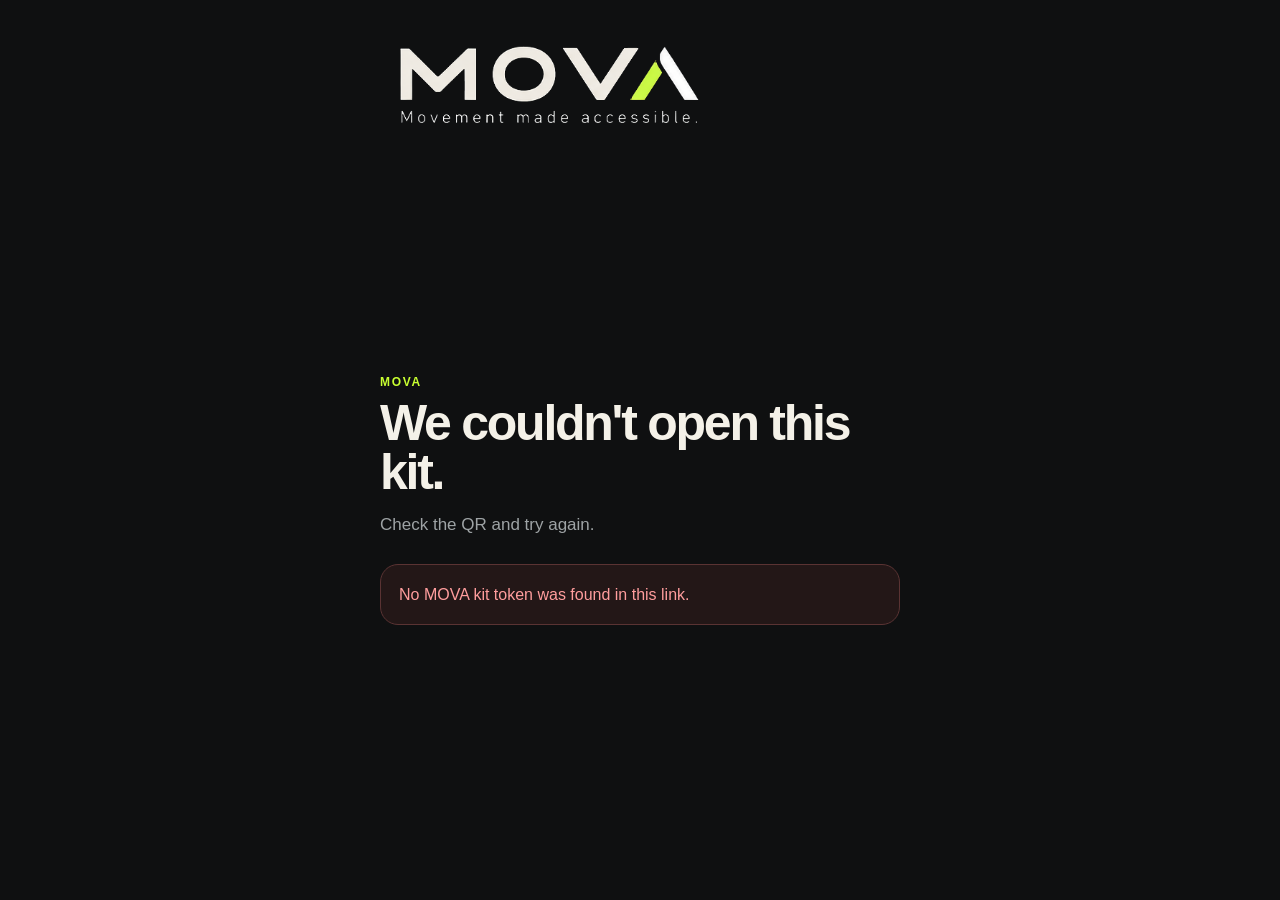
<file: index.html>
<!doctype html>
<html lang="en">
<head>
  <meta charset="utf-8" />
  <meta name="viewport" content="width=device-width, initial-scale=1, viewport-fit=cover" />
  <meta name="theme-color" content="#0F1011" />
  <meta name="color-scheme" content="dark" />
  <meta name="apple-mobile-web-app-capable" content="yes" />
  <meta name="apple-mobile-web-app-status-bar-style" content="black-translucent" />
  <meta name="apple-mobile-web-app-title" content="MOVA" />
  <title>MOVA</title>
  <link rel="manifest" href="manifest.webmanifest" />
  <link rel="icon" href="mova-icon.svg" type="image/svg+xml" />
  <link rel="apple-touch-icon" href="mova-logo.png" />
  <link rel="stylesheet" href="styles.css" />
</head>
<body>
  <div id="network-status" class="network-status" hidden aria-live="polite"></div>
  <main class="shell">
    <header class="brand-header">
      <img src="mova-logo.png" class="brand-logo" alt="MOVA — Movement made accessible." />
    </header>
    <section id="app" class="app" aria-live="polite"></section>
    <footer id="kit-footer" class="kit-footer"></footer>
  </main>
  <script src="app.js" defer></script>
</body>
</html>
</file>
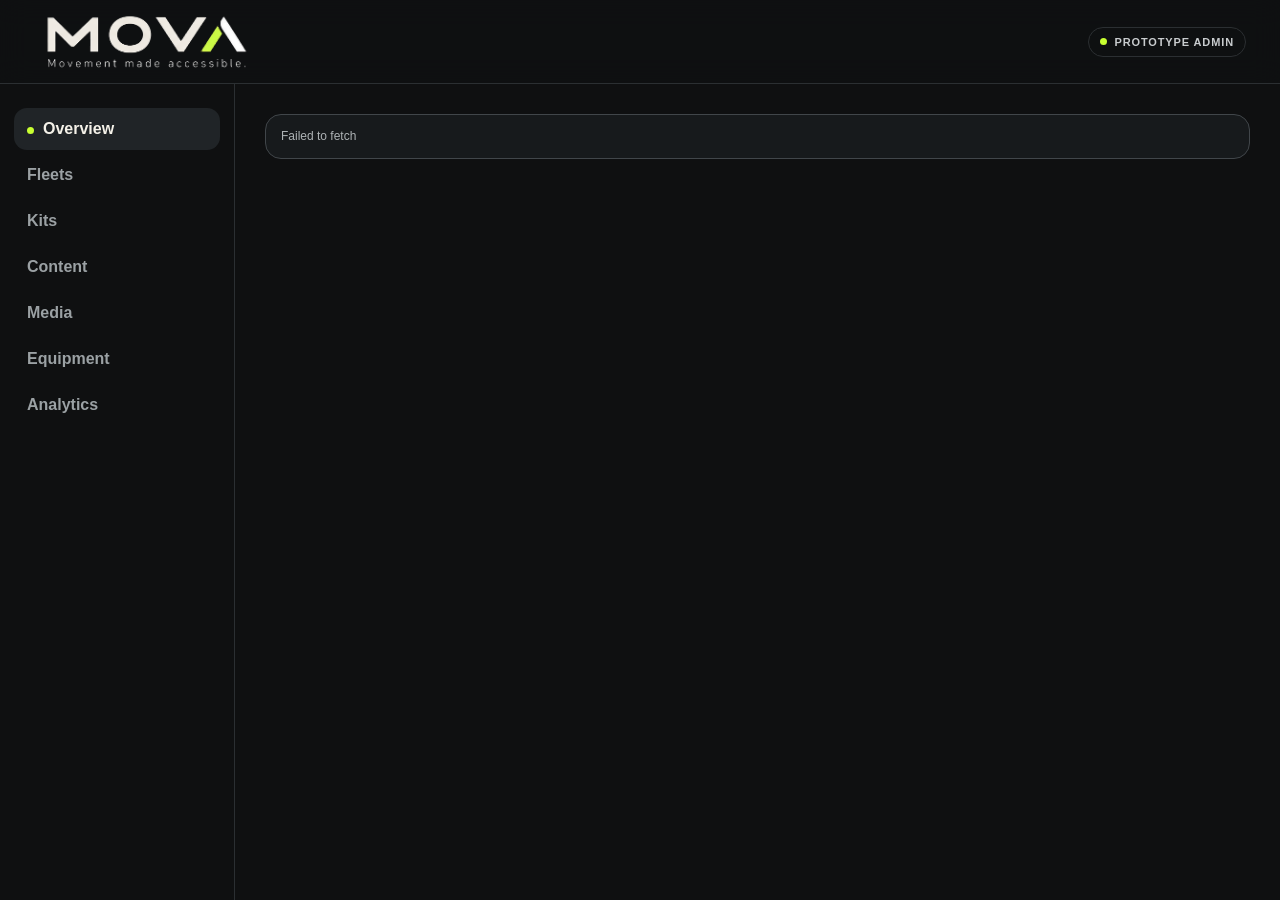
<file: admin.html>
<!doctype html><html lang="en"><head><meta charset="utf-8"><meta name="viewport" content="width=device-width,initial-scale=1,viewport-fit=cover">
<meta name="theme-color" content="#0f1011"><title>MOVA Admin</title><link rel="stylesheet" href="console.css"></head>
<body><div class="page"><header class="topbar"><a href="index.html"><img class="brand-logo" src="mova-logo.png" alt="MOVA"></a>
<div class="top-actions"><span class="chip"><span class="chip-dot"></span>PROTOTYPE ADMIN</span></div></header>
<div class="admin-shell"><aside class="sidebar">
<button class="nav-btn active" data-tab="overview">Overview</button><button class="nav-btn" data-tab="fleets">Fleets</button>
<button class="nav-btn" data-tab="kits">Kits</button><button class="nav-btn" data-tab="content">Content</button>
<button class="nav-btn" data-tab="media">Media</button><button class="nav-btn" data-tab="equipment">Equipment</button><button class="nav-btn" data-tab="analytics">Analytics</button>
</aside><main class="admin-main"><div id="admin-app" class="loading">Loading MOVA Admin…</div></main></div></div>
<script src="admin.js" defer></script></body></html>
</file>
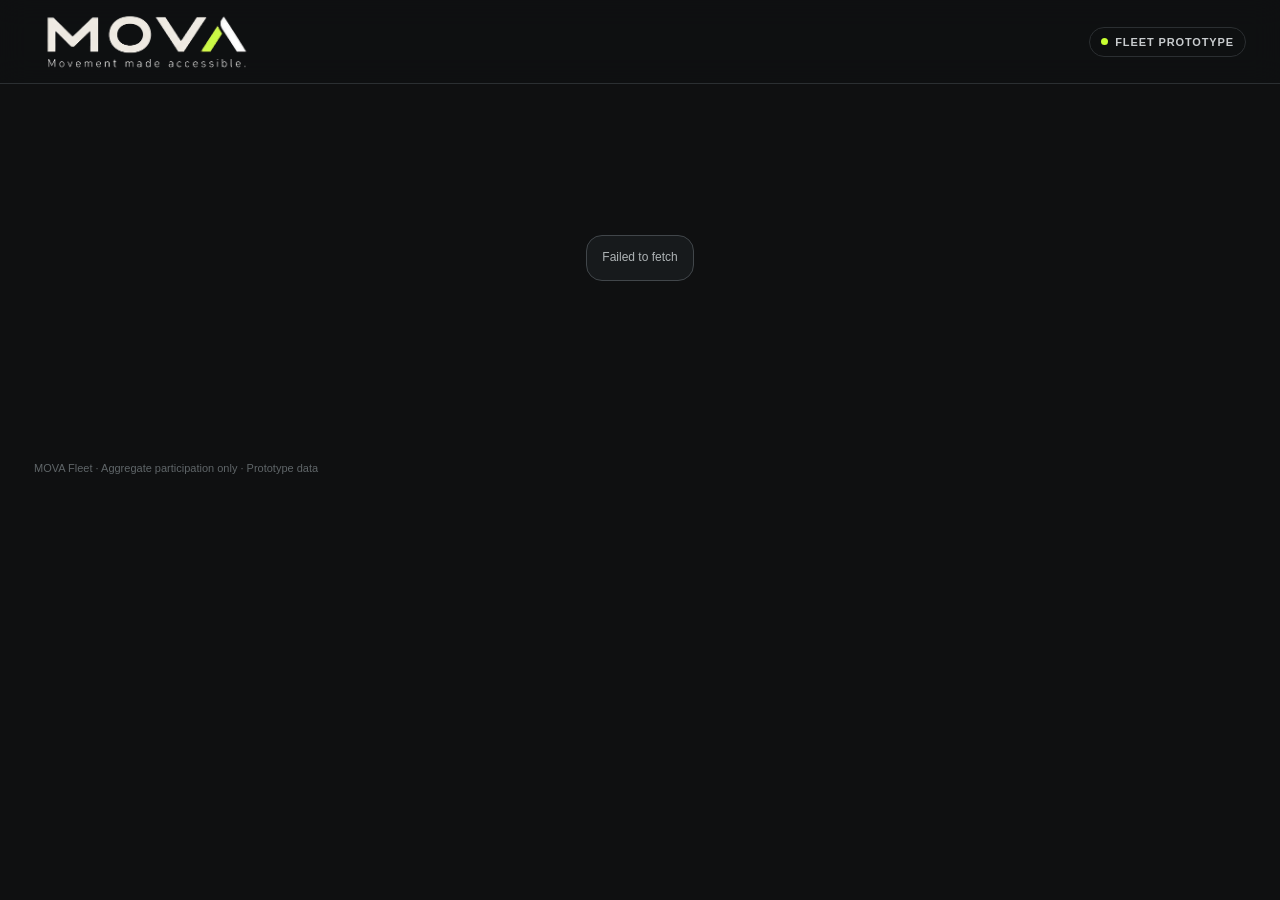
<file: fleet.html>
<!doctype html><html lang="en"><head><meta charset="utf-8"><meta name="viewport" content="width=device-width,initial-scale=1,viewport-fit=cover">
<meta name="theme-color" content="#0f1011"><title>MOVA Fleet</title><link rel="stylesheet" href="console.css"></head>
<body><div class="page"><header class="topbar"><a href="index.html"><img class="brand-logo" src="mova-logo.png" alt="MOVA"></a>
<div class="top-actions"><span class="chip"><span class="chip-dot"></span>FLEET PROTOTYPE</span></div></header>
<main class="layout"><div id="fleet-app" class="loading">Loading MOVA Fleet…</div></main><footer class="footer">MOVA Fleet · Aggregate participation only · Prototype data</footer></div>
<script src="fleet.js" defer></script></body></html>
</file>
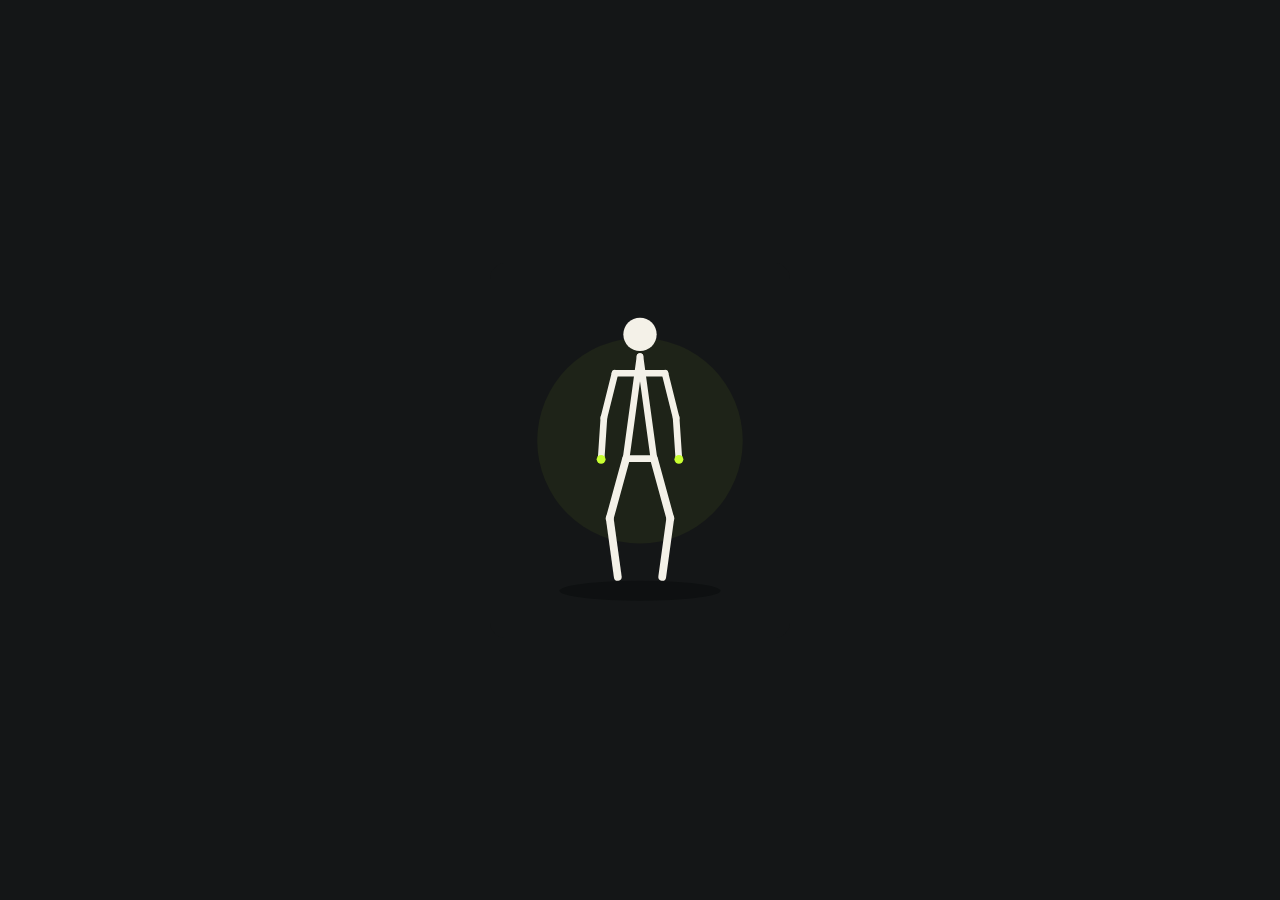
<file: media/motion.html>
<!doctype html>
<html lang="en">
<head>
<meta charset="utf-8">
<meta name="viewport" content="width=device-width,initial-scale=1">
<title>MOVA Motion</title>
<style>
html,body{margin:0;width:100%;height:100%;overflow:hidden;background:#141617}
body{display:grid;place-items:center}
svg{width:100%;height:100%;display:block}
</style>
</head>
<body>
<div id="stage"></div>
<script>
const params=new URLSearchParams(location.search);
const code=(params.get("code")||"BW_SQUAT").toUpperCase();
const easier=(params.get("variant")||"standard")==="easier";
const moves={
BAR_CALF_RAISE:["bar","lower_leg"],BAR_CURL:["bar","curl"],BAR_DEADLIFT:["bar","deadlift"],BAR_FRONT_RAISE:["bar","front_raise"],BAR_HINGE:["bar","hinge"],BAR_HINGE_ROW:["bar","hinge_row"],BAR_ROW:["bar","row"],BAR_SQUAT:["bar","squat"],BAR_SQUAT_CURL:["bar","squat_curl"],
BW_ARM_SWEEP:["bodyweight","arm_sweep"],BW_CALF_RAISE:["bodyweight","lower_leg"],BW_HEEL_TOE_ROCK:["bodyweight","heel_toe"],BW_HINGE:["bodyweight","hinge"],BW_LATERAL_STEP:["bodyweight","lateral_step"],BW_MARCH:["bodyweight","march"],BW_SIDE_REACH:["bodyweight","side_reach"],BW_SPLIT_SHIFT:["bodyweight","split_shift"],BW_SQUAT:["bodyweight","squat"],BW_SQUAT_REACH:["bodyweight","squat_reach"],BW_STEP_BACK:["bodyweight","step_back"],BW_THORACIC_ROTATION:["bodyweight","rotation"],
HB_CALF_RAISE:["handle_band","lower_leg"],HB_CHEST_PRESS:["handle_band","chest_press"],HB_CURL:["handle_band","curl"],HB_FRONT_RAISE:["handle_band","front_raise"],HB_HINGE:["handle_band","hinge"],HB_HINGE_ROW:["handle_band","hinge_row"],HB_REVERSE_FLY:["handle_band","reverse_fly"],HB_ROW:["handle_band","row"],HB_SQUAT:["handle_band","squat"],HB_SQUAT_CURL:["handle_band","squat_curl"],
MINI_CALF_RAISE:["mini_band","lower_leg"],MINI_HINGE:["mini_band","hinge"],MINI_HIP_ABDUCTION:["mini_band","hip_abduction"],MINI_LATERAL_STEP:["mini_band","lateral_step"],MINI_LATERAL_TAP:["mini_band","lateral_tap"],MINI_MARCH:["mini_band","march"],MINI_MONSTER_WALK:["mini_band","monster_walk"],MINI_SQUAT:["mini_band","squat"],MINI_SQUAT_PULSE:["mini_band","squat_pulse"],MINI_SQUAT_SIDE_STEP:["mini_band","squat_side_step"],MINI_STEP_BACK:["mini_band","step_back"],MINI_WIDE_MARCH:["mini_band","wide_march"]
};
const [equipment,type]=moves[code]||["bodyweight","squat"];
const phases=[0,.5,1,.5,0], keyTimes="0;0.25;0.5;0.75;1";
const R=n=>Math.round(n*10)/10;
function pose(type,p,easy){
  const amp=easy?.55:1;p*=amp;
  const j={head:[270,105],neck:[270,145],ls:[225,175],rs:[315,175],le:[205,255],re:[335,255],lw:[200,330],rw:[340,330],lh:[245,320],rh:[295,320],lk:[240,445],rk:[300,445],la:[230,565],ra:[310,565]};
  const shift=(dx,dy,keys=Object.keys(j))=>keys.forEach(k=>{j[k]=[j[k][0]+dx,j[k][1]+dy]});
  const set=(k,x,y)=>j[k]=[x,y];

  if(type==="squat"||type==="squat_pulse"){
    const d=(type==="squat_pulse"?55:95)*p;
    shift(0,d*.55,["head","neck","ls","rs","le","re","lw","rw"]);
    shift(0,d*.75,["lh","rh"]);set("lk",220-10*p,445+d*.34);set("rk",320+10*p,445+d*.34);
  }else if(type==="hinge"||type==="deadlift"){
    const d=(type==="deadlift"?70:60)*p;
    shift(35*p,d*.55,["head","neck","ls","rs","le","re","lw","rw"]);
    shift(10*p,12*p,["lh","rh"]);set("lk",238,445+18*p);set("rk",302,445+18*p);
  }else if(type==="row"){
    shift(28*p,42*p,["head","neck","ls","rs","lh","rh"]);
    set("le",220,245-35*p);set("re",320,245-35*p);set("lw",230,330-110*p);set("rw",310,330-110*p);
  }else if(type==="hinge_row"){
    shift(30*p,40*p,["head","neck","ls","rs","lh","rh"]);
    set("le",220,255-30*p);set("re",320,255-30*p);set("lw",230,330-95*p);set("rw",310,330-95*p);
  }else if(type==="curl"){
    set("le",215,260);set("re",325,260);set("lw",205+35*p,330-120*p);set("rw",335-35*p,330-120*p);
  }else if(type==="front_raise"){
    set("le",215,250-35*p);set("re",325,250-35*p);set("lw",205+30*p,330-150*p);set("rw",335-30*p,330-150*p);
  }else if(type==="lower_leg"){
    shift(0,-24*p,["head","neck","ls","rs","le","re","lw","rw","lh","rh","lk","rk"]);
  }else if(type==="heel_toe"){
    shift(16*p,-6*p,["head","neck","ls","rs","le","re","lw","rw","lh","rh","lk","rk"]);
  }else if(type==="chest_press"){
    set("le",225-20*p,235);set("re",315+20*p,235);set("lw",250-95*p,215-15*p);set("rw",290+95*p,215-15*p);
  }else if(type==="reverse_fly"){
    set("le",245-55*p,255-35*p);set("re",295+55*p,255-35*p);set("lw",255-125*p,310-115*p);set("rw",285+125*p,310-115*p);
  }else if(type==="lateral_step"||type==="lateral_tap"){
    const d=(type==="lateral_step"?55:35)*p;set("ra",310+d,565);set("rk",300+d*.65,445);set("rh",295+d*.25,320);shift(d*.12,0,["head","neck","ls","rs","le","re","lw","rw","lh"]);
  }else if(type==="hip_abduction"){
    set("ra",310+75*p,555-15*p);set("rk",300+55*p,445-8*p);set("rh",295+12*p,320);
  }else if(type==="march"||type==="wide_march"){
    const q=p<=.5?p*2:(1-p)*2, side=p>.5?1:-1;
    if(side<0){set("lk",230,445-95*q);set("la",245,565-165*q)}else{set("rk",310,445-95*q);set("ra",295,565-165*q)}
    if(type==="wide_march"){set("la",j.la[0]-18,j.la[1]);set("ra",j.ra[0]+18,j.ra[1])}
  }else if(type==="monster_walk"){
    set("la",230-35*p,565-18*p);set("ra",310+35*p,565+8*p);shift(12*p,0,["head","neck","ls","rs","le","re","lw","rw","lh","rh"]);
  }else if(type==="step_back"){
    set("ra",310+35*p,565);set("rk",300+18*p,445);set("rh",295+5*p,320);
  }else if(type==="squat_side_step"){
    const d=70*p;shift(0,55*p,["head","neck","ls","rs","le","re","lw","rw"]);shift(0,65*p,["lh","rh"]);
    set("la",230-d*.35,565);set("ra",310+d,565);set("lk",230-d*.15,465);set("rk",315+d*.55,465);
  }else if(type==="arm_sweep"){
    set("le",210-40*p,255-75*p);set("re",330+40*p,255-75*p);set("lw",200-75*p,330-190*p);set("rw",340+75*p,330-190*p);
  }else if(type==="side_reach"){
    const d=45*p;shift(-d*.5,d*.15,["head","neck","ls","rs"]);
    set("le",205-d*.45,255+d*.55);set("lw",195-d*.75,330+d);set("re",335-d*.1,255-d*.4);set("rw",340-d*.2,330-d*.85);
  }else if(type==="rotation"){
    const d=40*p;set("ls",225+d,175);set("rs",315-d,175);set("le",225+d,245);set("re",315-d,245);set("lw",245+d,285);set("rw",295-d,285);
  }else if(type==="split_shift"){
    set("la",215,565);set("ra",335,565);set("lk",235-10*p,445+35*p);set("rk",305+10*p,445-15*p);shift(-12*p,12*p,["head","neck","ls","rs","le","re","lw","rw","lh","rh"]);
  }else if(type==="squat_reach"){
    const d=90*p;shift(0,d*.55,["head","neck","ls","rs"]);shift(0,d*.72,["lh","rh"]);set("lk",220,445+d*.3);set("rk",320,445+d*.3);
    set("le",225,235);set("re",315,235);set("lw",255,220);set("rw",285,220);
  }else if(type==="squat_curl"){
    const d=85*p;shift(0,d*.55,["head","neck","ls","rs"]);shift(0,d*.72,["lh","rh"]);set("lk",220,445+d*.3);set("rk",320,445+d*.3);
    set("le",215,260);set("re",325,260);set("lw",205+30*p,330-105*p);set("rw",335-30*p,330-105*p);
  }
  return j;
}
const frames=phases.map(p=>pose(type,p,easier));
const vals=(key,axis)=>frames.map(f=>R(f[key][axis])).join(";");
const anim=(attr,values)=>'<animate attributeName="'+attr+'" values="'+values+'" keyTimes="'+keyTimes+'" dur="5.4s" repeatCount="indefinite" calcMode="spline" keySplines=".42 0 .58 1;.42 0 .58 1;.42 0 .58 1;.42 0 .58 1"/>';
const line=(a,b,w=12,stroke="#F4F1E8")=>'<line x1="'+frames[0][a][0]+'" y1="'+frames[0][a][1]+'" x2="'+frames[0][b][0]+'" y2="'+frames[0][b][1]+'" stroke="'+stroke+'" stroke-width="'+w+'" stroke-linecap="round">'+anim("x1",vals(a,0))+anim("y1",vals(a,1))+anim("x2",vals(b,0))+anim("y2",vals(b,1))+'</line>';
const circle=(k,r,fill="#F4F1E8")=>'<circle cx="'+frames[0][k][0]+'" cy="'+frames[0][k][1]+'" r="'+r+'" fill="'+fill+'">'+anim("cx",vals(k,0))+anim("cy",vals(k,1))+'</circle>';
function equipmentSvg(){
  if(equipment==="bar"){
    const yOff=(type==="squat"||type==="squat_curl")?-85:0;
    const xl=frames.map(f=>R(f.lw[0]-25)).join(";"),xr=frames.map(f=>R(f.rw[0]+25)).join(";");
    const yl=frames.map(f=>R(f.lw[1]+yOff)).join(";"),yr=frames.map(f=>R(f.rw[1]+yOff)).join(";");
    return '<line x1="'+(frames[0].lw[0]-25)+'" y1="'+(frames[0].lw[1]+yOff)+'" x2="'+(frames[0].rw[0]+25)+'" y2="'+(frames[0].rw[1]+yOff)+'" stroke="#C8FF31" stroke-width="16" stroke-linecap="round">'+anim("x1",xl)+anim("y1",yl)+anim("x2",xr)+anim("y2",yr)+'</line>';
  }
  if(equipment==="handle_band"){
    return '<line x1="'+frames[0].la[0]+'" y1="'+frames[0].la[1]+'" x2="'+frames[0].lw[0]+'" y2="'+frames[0].lw[1]+'" stroke="#C8FF31" stroke-width="8" stroke-linecap="round" opacity=".92">'+anim("x1",vals("la",0))+anim("y1",vals("la",1))+anim("x2",vals("lw",0))+anim("y2",vals("lw",1))+'</line>'+
    '<line x1="'+frames[0].ra[0]+'" y1="'+frames[0].ra[1]+'" x2="'+frames[0].rw[0]+'" y2="'+frames[0].rw[1]+'" stroke="#C8FF31" stroke-width="8" stroke-linecap="round" opacity=".92">'+anim("x1",vals("ra",0))+anim("y1",vals("ra",1))+anim("x2",vals("rw",0))+anim("y2",vals("rw",1))+'</line>';
  }
  if(equipment==="mini_band"){
    const yL=frames.map(f=>R(f.lk[1]-22)).join(";"), yR=frames.map(f=>R(f.rk[1]-22)).join(";");
    return '<line x1="'+frames[0].lk[0]+'" y1="'+(frames[0].lk[1]-22)+'" x2="'+frames[0].rk[0]+'" y2="'+(frames[0].rk[1]-22)+'" stroke="#C8FF31" stroke-width="12" stroke-linecap="round">'+anim("x1",vals("lk",0))+anim("y1",yL)+anim("x2",vals("rk",0))+anim("y2",yR)+'</line>';
  }
  return "";
}
const svg='<svg xmlns="http://www.w3.org/2000/svg" viewBox="0 0 540 675" preserveAspectRatio="xMidYMid meet">'+
'<rect width="540" height="675" rx="28" fill="#141617"/><ellipse cx="270" cy="590" rx="145" ry="18" fill="#0B0D0E" opacity=".62"/>'+
'<circle cx="270" cy="320" r="185" fill="#C8FF31" opacity=".055"/>'+
line("neck","lh")+line("neck","rh")+line("ls","rs")+line("ls","le")+line("le","lw")+line("rs","re")+line("re","rw")+line("lh","rh")+
line("lh","lk",14)+line("lk","la",14)+line("rh","rk",14)+line("rk","ra",14)+circle("head",30)+circle("lw",8,"#C8FF31")+circle("rw",8,"#C8FF31")+equipmentSvg()+
'</svg>';
document.getElementById("stage").innerHTML=svg;
</script>
</body>
</html>
</file>
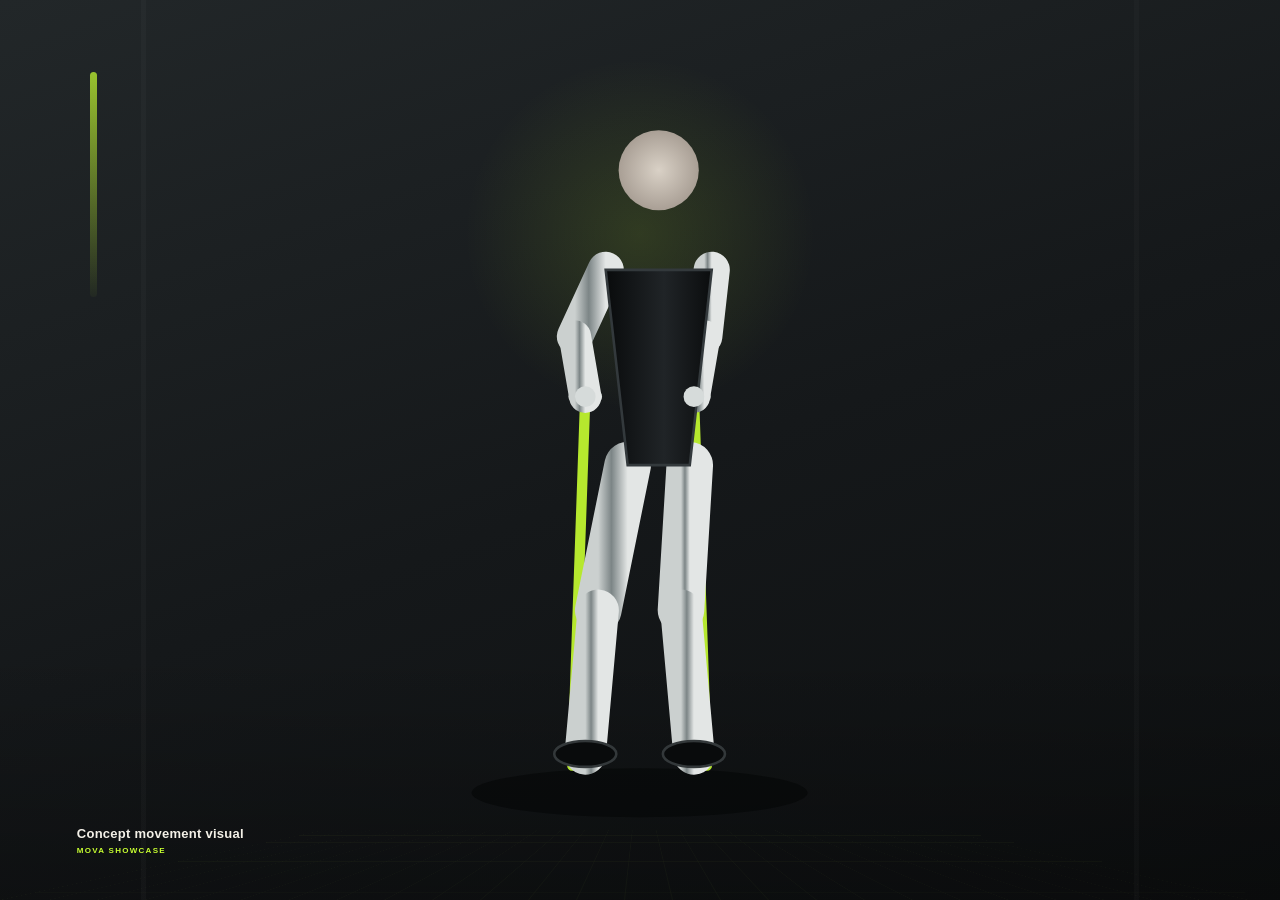
<file: media/showcase.html>
<!doctype html>
<html lang="en">
<head>
<meta charset="utf-8">
<meta name="viewport" content="width=device-width,initial-scale=1">
<title>MOVA Showcase</title>
<style>
:root{--bg:#111315;--panel:#171A1C;--line:#2B3033;--text:#F4F1E8;--lime:#C8FF31}
*{box-sizing:border-box}
html,body{margin:0;width:100%;height:100%;overflow:hidden;background:var(--bg);font-family:Inter,-apple-system,BlinkMacSystemFont,"Segoe UI",sans-serif}
body{display:grid;place-items:center}
.frame{position:relative;width:100%;height:100%;overflow:hidden;background:
radial-gradient(circle at 50% 26%,rgba(200,255,49,.13),transparent 19%),
linear-gradient(160deg,#222729 0%,#15181A 52%,#0D0F10 100%)}
.frame:before{content:"";position:absolute;inset:0;background:
linear-gradient(90deg,transparent 0 11%,rgba(255,255,255,.025) 11% 11.4%,transparent 11.4% 88.6%,rgba(255,255,255,.02) 88.6% 89%,transparent 89%),
linear-gradient(0deg,rgba(0,0,0,.25),transparent 28%);pointer-events:none}
.grid{position:absolute;inset:auto 0 0;height:34%;opacity:.13;background-image:
linear-gradient(rgba(200,255,49,.25) 1px,transparent 1px),
linear-gradient(90deg,rgba(200,255,49,.2) 1px,transparent 1px);background-size:48px 48px;transform:perspective(260px) rotateX(62deg);transform-origin:bottom}
.accent{position:absolute;left:7%;top:8%;width:7px;height:25%;border-radius:999px;background:linear-gradient(var(--lime),rgba(200,255,49,.05));opacity:.72}
.label{position:absolute;left:6%;bottom:5%;z-index:5}
.label strong{display:block;color:var(--text);font-size:13px;letter-spacing:.02em}
.label span{display:block;margin-top:5px;color:var(--lime);font-size:8px;font-weight:900;letter-spacing:.16em}
svg{position:absolute;inset:1% 3% 2%;width:94%;height:97%;overflow:visible}
.shadow{fill:#050607;opacity:.55}
.body-light{stroke:url(#limb);stroke-linecap:round;fill:none}
.joint{fill:#D6DBDA}
.head{fill:url(#skin)}
.torso{fill:url(#shirt);stroke:#33393C;stroke-width:2}
.short{fill:#101315;stroke:#31373A;stroke-width:2}
.shoe{fill:#090B0C;stroke:#33383A;stroke-width:2}
.band{stroke:var(--lime);stroke-width:8;stroke-linecap:round;fill:none;opacity:.9}
.handle{stroke:#D9DEDC;stroke-width:10;stroke-linecap:round}
</style>
</head>
<body>
<div class="frame">
  <div class="grid"></div>
  <div class="accent"></div>
  <div class="label"><strong>Concept movement visual</strong><span>MOVA SHOWCASE</span></div>
  <svg viewBox="0 0 540 675" role="img" aria-label="MOVA concept exercise presenter">
    <defs>
      <linearGradient id="shirt" x1="0" x2="1"><stop stop-color="#090B0C"/><stop offset=".55" stop-color="#202427"/><stop offset="1" stop-color="#0B0D0E"/></linearGradient>
      <linearGradient id="limb" x1="0" x2="1"><stop stop-color="#CBD0CF"/><stop offset=".45" stop-color="#7C8586"/><stop offset="1" stop-color="#E3E6E5"/></linearGradient>
      <radialGradient id="skin"><stop stop-color="#D9D1C6"/><stop offset="1" stop-color="#A99F95"/></radialGradient>
    </defs>
    <ellipse class="shadow" cx="270" cy="606" rx="130" ry="19"/>
    <g id="equipment"></g>
    <g id="figure"></g>
  </svg>
</div>
<script>
const p=new URLSearchParams(location.search);
const move=(p.get("move")||"row").toLowerCase();
const easy=(p.get("variant")||"standard")==="easier";
const phases=[0,.5,1,.5,0], times="0;0.25;0.5;0.75;1";
const R=n=>Math.round(n*10)/10;

function pose(type,t){
  const a=easy?.58:1;
  t*=a;
  const j={
    head:[270,104],neck:[270,150],ls:[229,181],rs:[311,181],
    le:[210,268],re:[330,268],lw:[205,351],rw:[335,351],
    lh:[246,332],rh:[294,332],lk:[239,458],rk:[301,458],
    la:[228,576],ra:[312,576]
  };
  const shift=(dx,dy,keys)=>keys.forEach(k=>j[k]=[j[k][0]+dx,j[k][1]+dy]);
  const set=(k,x,y)=>j[k]=[x,y];

  if(type==="squat"){
    const d=92*t;
    shift(0,d*.52,["head","neck","ls","rs","le","re","lw","rw"]);
    shift(0,d*.70,["lh","rh"]);
    set("lk",220-7*t,458+d*.30); set("rk",320+7*t,458+d*.30);
    set("lw",212,348-d*.12); set("rw",328,348-d*.12);
  } else if(type==="row"){
    shift(30*t,42*t,["head","neck","ls","rs","lh","rh"]);
    set("le",220,267-28*t); set("re",320,267-28*t);
    set("lw",228,350-102*t); set("rw",312,350-102*t);
    set("lk",238,458+14*t); set("rk",302,458+14*t);
  } else if(type==="curl"){
    set("le",214,270); set("re",326,270);
    set("lw",205+34*t,350-122*t); set("rw",335-34*t,350-122*t);
  } else if(type==="chest_press"){
    set("le",226-16*t,260-18*t); set("re",314+16*t,260-18*t);
    set("lw",230-92*t,282-35*t); set("rw",310+92*t,282-35*t);
  }
  return j;
}

const frames=phases.map(x=>pose(move,x));
const vals=(k,a)=>frames.map(f=>R(f[k][a])).join(";");
const anim=(attr,v)=>'<animate attributeName="'+attr+'" values="'+v+'" keyTimes="'+times+'" dur="4.6s" repeatCount="indefinite" calcMode="spline" keySplines=".42 0 .58 1;.42 0 .58 1;.42 0 .58 1;.42 0 .58 1"/>';

function line(a,b,w){
  const f=frames[0];
  return '<line class="body-light" x1="'+f[a][0]+'" y1="'+f[a][1]+'" x2="'+f[b][0]+'" y2="'+f[b][1]+'" stroke-width="'+w+'">'+
    anim("x1",vals(a,0))+anim("y1",vals(a,1))+anim("x2",vals(b,0))+anim("y2",vals(b,1))+'</line>';
}
function circle(k,r,cls="joint"){
  const f=frames[0];
  return '<circle class="'+cls+'" cx="'+f[k][0]+'" cy="'+f[k][1]+'" r="'+r+'">'+anim("cx",vals(k,0))+anim("cy",vals(k,1))+'</circle>';
}
function quad(a,b,c,d,cls){
  const first=frames[0];
  const pointStrings=frames.map(f=>[a,b,c,d].map(k=>f[k][0]+","+f[k][1]).join(" ")).join(";");
  return '<polygon class="'+cls+'" points="'+[a,b,c,d].map(k=>first[k][0]+","+first[k][1]).join(" ")+'">'+anim("points",pointStrings)+'</polygon>';
}

function equipment(){
  const f=frames[0];
  const leftAnchor=move==="chest_press"?[175,310]:[218,585];
  const rightAnchor=move==="chest_press"?[365,310]:[322,585];
  const leftA=frames.map(()=>leftAnchor[0]).join(";"), leftB=frames.map(()=>leftAnchor[1]).join(";");
  const rightA=frames.map(()=>rightAnchor[0]).join(";"), rightB=frames.map(()=>rightAnchor[1]).join(";");
  return '<line class="band" x1="'+leftAnchor[0]+'" y1="'+leftAnchor[1]+'" x2="'+f.lw[0]+'" y2="'+f.lw[1]+'">'+
    anim("x1",leftA)+anim("y1",leftB)+anim("x2",vals("lw",0))+anim("y2",vals("lw",1))+'</line>'+
    '<line class="band" x1="'+rightAnchor[0]+'" y1="'+rightAnchor[1]+'" x2="'+f.rw[0]+'" y2="'+f.rw[1]+'">'+
    anim("x1",rightA)+anim("y1",rightB)+anim("x2",vals("rw",0))+anim("y2",vals("rw",1))+'</line>'+
    '<line class="handle" x1="'+(f.lw[0]-8)+'" y1="'+f.lw[1]+'" x2="'+(f.lw[0]+8)+'" y2="'+f.lw[1]+'">'+anim("x1",frames.map(v=>R(v.lw[0]-8)).join(";"))+anim("y1",vals("lw",1))+anim("x2",frames.map(v=>R(v.lw[0]+8)).join(";"))+anim("y2",vals("lw",1))+'</line>'+
    '<line class="handle" x1="'+(f.rw[0]-8)+'" y1="'+f.rw[1]+'" x2="'+(f.rw[0]+8)+'" y2="'+f.rw[1]+'">'+anim("x1",frames.map(v=>R(v.rw[0]-8)).join(";"))+anim("y1",vals("rw",1))+anim("x2",frames.map(v=>R(v.rw[0]+8)).join(";"))+anim("y2",vals("rw",1))+'</line>';
}

const fig =
  line("ls","le",28)+line("le","lw",25)+line("rs","re",28)+line("re","rw",25)+
  line("lh","lk",36)+line("lk","la",32)+line("rh","rk",36)+line("rk","ra",32)+
  quad("ls","rs","rh","lh","torso")+
  circle("head",31,"head")+circle("lw",8)+circle("rw",8)+
  '<ellipse class="shoe" cx="'+frames[0].la[0]+'" cy="'+frames[0].la[1]+'" rx="24" ry="10">'+anim("cx",vals("la",0))+anim("cy",vals("la",1))+'</ellipse>'+
  '<ellipse class="shoe" cx="'+frames[0].ra[0]+'" cy="'+frames[0].ra[1]+'" rx="24" ry="10">'+anim("cx",vals("ra",0))+anim("cy",vals("ra",1))+'</ellipse>';

document.getElementById("figure").innerHTML=fig;
document.getElementById("equipment").innerHTML=equipment();
</script>
</body>
</html>
</file>
<file: styles.css>
:root {
  --bg: #0F1011;
  --panel: #17191B;
  --panel-2: #1C1F21;
  --text: #F4F1E8;
  --muted: #9EA3A5;
  --line: #2B2F32;
  --lime: #C8FF31;
  --danger: #FF9D9D;
}
* { box-sizing: border-box; }
html { background: var(--bg); }
body {
  margin: 0;
  min-height: 100vh;
  background: var(--bg);
  color: var(--text);
  font-family: Inter, -apple-system, BlinkMacSystemFont, "Segoe UI", Roboto, Helvetica, Arial, sans-serif;
  -webkit-font-smoothing: antialiased;
}
button { font: inherit; }
button:disabled { opacity: .42; cursor: default; }
.shell {
  width: min(100%, 560px);
  min-height: 100dvh;
  margin: 0 auto;
  padding: max(24px, env(safe-area-inset-top)) 20px max(24px, env(safe-area-inset-bottom));
  display: flex;
  flex-direction: column;
}
.brand-header { padding: 4px 0 20px; transition: padding .2s ease; }
.brand-logo {
  display: block;
  width: min(330px, 78vw);
  height: auto;
  transition: width .2s ease;
}
.session-mode .brand-header { padding-bottom: 8px; }
.session-mode .brand-logo { width: min(215px, 54vw); }
.app {
  flex: 1;
  display: flex;
  flex-direction: column;
  justify-content: center;
  padding: 12px 0 22px;
}
.session-mode .app { justify-content: flex-start; padding-top: 6px; }
.eyebrow {
  margin-bottom: 10px;
  color: var(--lime);
  font-size: 12px;
  font-weight: 800;
  letter-spacing: .14em;
  text-transform: uppercase;
}
h1 {
  margin: 0;
  font-size: clamp(34px, 9vw, 50px);
  line-height: .98;
  letter-spacing: -.045em;
  max-width: 500px;
}
.lead {
  margin: 16px 0 26px;
  color: var(--muted);
  font-size: 17px;
  line-height: 1.45;
  max-width: 440px;
}
.safety {
  display: inline-flex;
  align-items: center;
  gap: 8px;
  margin-bottom: 20px;
  color: #D7DADC;
  font-size: 13px;
  font-weight: 650;
}
.safety-dot {
  width: 8px;
  height: 8px;
  border-radius: 50%;
  background: var(--lime);
  flex: 0 0 auto;
}
.time-grid {
  display: grid;
  grid-template-columns: repeat(3, 1fr);
  gap: 11px;
}
.time-btn,.goal-btn,.primary-btn,.secondary-btn,.feedback-btn {
  border: 1px solid var(--line);
  border-radius: 20px;
  color: var(--text);
  background: var(--panel);
  cursor: pointer;
  transition: transform .12s ease, border-color .12s ease, background .12s ease;
  -webkit-tap-highlight-color: transparent;
}
.time-btn:active,.goal-btn:active,.primary-btn:active,.secondary-btn:active,.feedback-btn:active {
  transform: scale(.985);
}
.time-btn {
  min-height: 126px;
  padding: 18px 8px;
  font-size: 40px;
  font-weight: 850;
  letter-spacing: -.04em;
}
.time-btn span {
  display: block;
  margin-top: 5px;
  color: var(--muted);
  font-size: 11px;
  font-weight: 750;
  letter-spacing: .12em;
}
.time-btn.recommended {
  border-color: var(--lime);
  box-shadow: inset 0 0 0 1px var(--lime);
}
.goal-list { display: grid; gap: 11px; }
.goal-btn {
  min-height: 76px;
  padding: 0 18px;
  display: flex;
  align-items: center;
  justify-content: space-between;
  text-align: left;
  font-size: 18px;
  font-weight: 780;
}
.goal-copy small {
  display: block;
  margin-top: 4px;
  color: var(--muted);
  font-size: 12px;
  font-weight: 500;
}
.goal-arrow { color: var(--lime); font-size: 28px; font-weight: 400; }
.card {
  margin: 8px 0 18px;
  padding: 22px;
  border: 1px solid var(--line);
  border-radius: 24px;
  background: linear-gradient(180deg, var(--panel-2), #141617);
}
.card-label {
  color: var(--lime);
  font-size: 11px;
  font-weight: 850;
  letter-spacing: .14em;
  text-transform: uppercase;
}
.equipment-name {
  margin-top: 11px;
  font-size: 31px;
  line-height: 1.05;
  font-weight: 850;
  letter-spacing: -.035em;
}
.session-title { margin-top: 7px; color: #D7D9DA; font-size: 16px; }
.session-meta {
  margin-top: 16px;
  display: flex;
  gap: 8px;
  flex-wrap: wrap;
}
.pill {
  padding: 8px 10px;
  border-radius: 999px;
  background: #111314;
  border: 1px solid var(--line);
  color: #B7BBBD;
  font-size: 11px;
  font-weight: 700;
}
.action-stack { display: grid; gap: 10px; }
.primary-btn, .secondary-btn {
  min-height: 62px;
  padding: 0 18px;
  font-size: 17px;
  font-weight: 850;
}
.primary-btn {
  color: #0D0E0F;
  background: var(--lime);
  border-color: var(--lime);
}
.secondary-btn { background: transparent; }
.loader-wrap {
  display: grid;
  place-items: center;
  gap: 16px;
  min-height: 260px;
  color: var(--muted);
}
.loader {
  width: 34px;
  height: 34px;
  border: 4px solid #303437;
  border-top-color: var(--lime);
  border-radius: 50%;
  animation: spin .8s linear infinite;
}
@keyframes spin { to { transform: rotate(360deg); } }
.error-box {
  padding: 18px;
  border: 1px solid #5A3333;
  border-radius: 18px;
  background: #231717;
  color: var(--danger);
  line-height: 1.45;
}

/* Session player */
.player {
  display: grid;
  gap: 14px;
  padding-bottom: 6px;
}
.player-top {
  display: flex;
  align-items: center;
  justify-content: space-between;
  color: var(--muted);
  font-size: 12px;
  font-weight: 750;
  letter-spacing: .04em;
  min-height: 20px;
}
.progress {
  height: 5px;
  border-radius: 999px;
  background: #292D30;
  overflow: hidden;
}
.progress > div {
  height: 100%;
  width: 0;
  background: var(--lime);
  border-radius: inherit;
  transition: width .35s linear;
}
.player-stage {
  aspect-ratio: 4 / 5;
  max-height: 54dvh;
  min-height: 310px;
  border-radius: 28px;
  border: 1px solid var(--line);
  background:
    radial-gradient(circle at 50% 26%, rgba(200,255,49,.075), transparent 24%),
    radial-gradient(circle at 50% 42%, #292E30 0%, #1A1D1F 45%, #111315 100%);
  display: grid;
  place-items: center;
  overflow: hidden;
  position: relative;
}
.timer {
  position: absolute;
  top: 16px;
  right: 16px;
  width: 76px;
  height: 76px;
  border: 3px solid var(--lime);
  border-radius: 50%;
  display: grid;
  place-items: center;
  align-content: center;
  color: var(--text);
  font-weight: 850;
  background: rgba(15,16,17,.78);
  backdrop-filter: blur(8px);
  z-index: 3;
}
.timer strong {
  display: block;
  font-size: 24px;
  line-height: 1;
}
.timer small {
  display: block;
  margin-top: 3px;
  color: var(--muted);
  font-size: 8px;
  letter-spacing: .12em;
}
.stage-demo {
  width: 100%;
  padding: 34px 28px;
  text-align: center;
  display: grid;
  justify-items: center;
  gap: 12px;
}
.demo-kicker {
  color: var(--lime);
  font-size: 10px;
  font-weight: 850;
  letter-spacing: .16em;
}
.demo-copy {
  max-width: 250px;
  color: #AAB0B2;
  font-size: 14px;
  line-height: 1.45;
}
.stage-badge {
  position: absolute;
  left: 16px;
  bottom: 16px;
  padding: 8px 10px;
  border-radius: 999px;
  border: 1px solid var(--line);
  background: rgba(15,16,17,.78);
  color: #D8DBDC;
  font-size: 9px;
  font-weight: 850;
  letter-spacing: .12em;
}
.equipment-mark {
  position: relative;
  width: 170px;
  height: 110px;
  display: grid;
  place-items: center;
  opacity: .96;
}
.equipment-mark span {
  position: absolute;
  display: block;
  background: #101213;
  border: 2px solid #4B5154;
}

/* Bar: horizontal shaft + grips */
.equipment-bar .equipment-mark span:nth-child(1) {
  width: 160px; height: 18px; border-radius: 999px;
}
.equipment-bar .equipment-mark span:nth-child(2),
.equipment-bar .equipment-mark span:nth-child(3) {
  width: 34px; height: 32px; border-radius: 8px;
}
.equipment-bar .equipment-mark span:nth-child(2) { left: 10px; }
.equipment-bar .equipment-mark span:nth-child(3) { right: 10px; }

/* Handle band: cable arc + handles */
.equipment-handle_band .equipment-mark span:nth-child(1) {
  width: 130px; height: 78px; background: transparent;
  border: 7px solid #24282A; border-top-color: transparent; border-radius: 50%;
}
.equipment-handle_band .equipment-mark span:nth-child(2),
.equipment-handle_band .equipment-mark span:nth-child(3) {
  width: 26px; height: 62px; border-radius: 9px;
}
.equipment-handle_band .equipment-mark span:nth-child(2) { left: 6px; transform: rotate(-20deg); }
.equipment-handle_band .equipment-mark span:nth-child(3) { right: 6px; transform: rotate(20deg); }

/* Mini band: compact fabric loop */
.equipment-mini_band .equipment-mark span:nth-child(1) {
  width: 145px; height: 62px; border-radius: 22px;
  background: transparent; border: 14px solid #202426;
}
.equipment-mini_band .equipment-mark span:nth-child(2),
.equipment-mini_band .equipment-mark span:nth-child(3) {
  width: 7px; height: 40px; border: 0; background: var(--lime); border-radius: 999px;
}
.equipment-mini_band .equipment-mark span:nth-child(2) { transform: translateX(-11px); }
.equipment-mini_band .equipment-mark span:nth-child(3) { transform: translateX(11px); }

.equipment-bodyweight .equipment-mark span:nth-child(1) {
  width: 42px; height: 42px; border-radius: 50%; top: 6px;
}
.equipment-bodyweight .equipment-mark span:nth-child(2) {
  width: 16px; height: 64px; border-radius: 10px; top: 43px;
}
.equipment-bodyweight .equipment-mark span:nth-child(3) {
  width: 84px; height: 12px; border-radius: 10px; top: 55px;
}

.player-title {
  font-size: 29px;
  line-height: 1.05;
  font-weight: 850;
  letter-spacing: -.035em;
}
.player-cue {
  margin-top: 6px;
  color: var(--muted);
  font-size: 14px;
  line-height: 1.45;
  min-height: 40px;
}
.player-controls {
  display: grid;
  grid-template-columns: 1fr 1fr 1fr;
  gap: 9px;
}
.player-controls button {
  min-height: 56px;
  border-radius: 17px;
  border: 1px solid var(--line);
  background: var(--panel);
  color: var(--text);
  font-size: 13px;
  font-weight: 800;
  -webkit-tap-highlight-color: transparent;
}
.player-controls button:active:not(:disabled) { transform: scale(.985); }

.feedback-grid { display: grid; gap: 10px; }
.feedback-btn {
  min-height: 64px;
  padding: 0 16px;
  font-weight: 800;
  font-size: 16px;
}
.kit-footer {
  min-height: 26px;
  padding-top: 12px;
  color: #62686B;
  text-align: center;
  font-size: 11px;
}
.session-mode .kit-footer { display: none; }

@media (max-width: 370px) {
  .shell { padding-left: 14px; padding-right: 14px; }
  .time-grid { gap: 8px; }
  .time-btn { min-height: 112px; font-size: 34px; }
  .player-stage { min-height: 290px; }
  .timer { width: 68px; height: 68px; }
}

.movement-video{width:100%;height:100%;object-fit:cover;display:block}

/* Ready-screen preview and manual session choice */
.session-preview{margin:-2px 0 18px;border:1px solid var(--line);border-radius:18px;background:#131516;overflow:hidden}
.session-preview summary{list-style:none;cursor:pointer;padding:15px 17px;font-size:13px;font-weight:800;color:#d8dbdc}
.session-preview summary::-webkit-details-marker{display:none}
.session-preview summary::after{content:"+";float:right;color:var(--lime);font-size:18px;line-height:1}
.session-preview[open] summary::after{content:"−"}
.session-preview ol{margin:0;padding:0 17px 14px 38px}
.session-preview li{padding:9px 0;border-top:1px solid #25292b;color:#d6d9da;font-size:13px}
.session-preview li:first-child{border-top:0}
.session-preview li small{float:right;color:#747b7e;font-size:10px;margin-top:2px}
.text-btn{border:0;background:transparent;color:#8f9699;min-height:42px;font-size:13px;font-weight:750;cursor:pointer}
.option-section{margin:22px 0}
.option-label{margin-bottom:9px;color:#858c8f;font-size:10px;font-weight:850;letter-spacing:.12em;text-transform:uppercase}
.option-time-grid{display:grid;grid-template-columns:repeat(3,1fr);gap:8px}
.option-chip,.option-equipment{border:1px solid var(--line);background:var(--panel);color:var(--text);border-radius:16px;min-height:54px;padding:0 12px;font-weight:800;cursor:pointer}
.option-chip.selected,.option-equipment.selected{border-color:var(--lime);box-shadow:inset 0 0 0 1px var(--lime)}
.option-equipment-grid{display:grid;grid-template-columns:1fr 1fr;gap:8px}
.option-equipment{min-height:64px;text-align:left}
.option-preview-card{margin:24px 0 18px;padding:18px;border:1px solid var(--line);border-radius:20px;background:linear-gradient(180deg,var(--panel-2),#141617)}
.option-preview-card .session-preview{margin:14px 0 0}
@media(max-width:370px){.option-equipment-grid{grid-template-columns:1fr}}

.movement-frame,.movement-animation{width:100%;height:100%;border:0;display:block;object-fit:cover;background:#141617}


/* Reversible navigation and session exit */
.back-btn{
  align-self:flex-start;
  margin:0 0 18px;
  padding:8px 0;
  border:0;
  background:transparent;
  color:#C7CBCC;
  font-size:14px;
  font-weight:800;
  cursor:pointer;
  -webkit-tap-highlight-color:transparent;
}
.back-btn:active{opacity:.72}
.player-exit-row{display:flex;justify-content:center;min-height:42px}
.session-exit-btn{
  border:0;
  background:transparent;
  color:#C8CDCF;
  min-height:42px;
  padding:0 16px;
  font-size:13px;
  font-weight:800;
  cursor:pointer;
  text-decoration:underline;
  text-underline-offset:4px;
}
.session-exit-btn:hover{color:var(--danger)}


/* Return-user home and anonymous progress */
.home-last strong{color:var(--text)}
.progress-cards{
  display:grid;
  grid-template-columns:repeat(3,1fr);
  gap:9px;
  margin:4px 0 22px;
}
.progress-card{
  min-height:104px;
  padding:16px 10px;
  border:1px solid var(--line);
  border-radius:19px;
  background:linear-gradient(180deg,var(--panel-2),#141617);
  display:flex;
  flex-direction:column;
  justify-content:flex-end;
}
.progress-card strong{
  display:block;
  font-size:30px;
  line-height:1;
  letter-spacing:-.04em;
}
.progress-card span{
  display:block;
  margin-top:8px;
  color:#858C8F;
  font-size:9px;
  font-weight:850;
  letter-spacing:.1em;
}
.home-actions{margin-top:4px}
.progress-detail-card{
  margin:0 0 14px;
  padding:6px 18px;
  border:1px solid var(--line);
  border-radius:20px;
  background:var(--panel);
}
.progress-detail-row{
  min-height:58px;
  display:flex;
  align-items:center;
  justify-content:space-between;
  gap:16px;
  border-bottom:1px solid var(--line);
  color:#AAB0B2;
  font-size:13px;
}
.progress-detail-row:last-child{border-bottom:0}
.progress-detail-row strong{color:var(--text);text-align:right}
.privacy-note{
  margin:0 0 20px;
  color:#737A7D;
  font-size:11px;
  line-height:1.5;
}

/* Upgraded player */
.pause-overlay{
  position:absolute;
  inset:0;
  z-index:5;
  display:flex;
  flex-direction:column;
  align-items:center;
  justify-content:center;
  gap:8px;
  background:rgba(10,11,12,.84);
  backdrop-filter:blur(7px);
}
.pause-overlay[hidden]{display:none}
.pause-overlay strong{font-size:34px;letter-spacing:-.04em}
.pause-overlay span{color:var(--muted);font-size:13px}
.movement-nav{
  display:grid;
  grid-template-columns:repeat(3,1fr);
  gap:8px;
}
.movement-nav button{
  min-height:44px;
  border:1px solid var(--line);
  border-radius:14px;
  background:transparent;
  color:#AEB4B6;
  font-size:11px;
  font-weight:800;
}
.timer-urgent{
  animation:timerPulse .55s ease-in-out infinite alternate;
}
@keyframes timerPulse{
  from{transform:scale(1);box-shadow:0 0 0 rgba(200,255,49,0)}
  to{transform:scale(1.06);box-shadow:0 0 22px rgba(200,255,49,.16)}
}

/* Completion */
.completion-hero{margin-bottom:8px}
.completion-time{
  margin-top:4px;
  font-size:clamp(64px,18vw,94px);
  line-height:.9;
  font-weight:900;
  letter-spacing:-.07em;
}
.completion-label{
  margin:7px 0 22px;
  color:var(--lime);
  font-size:10px;
  font-weight:900;
  letter-spacing:.16em;
}
.completion-week{
  margin:0 0 22px;
  padding:14px 16px;
  border:1px solid var(--line);
  border-radius:16px;
  background:#131516;
  color:#AEB3B5;
  font-size:13px;
  line-height:1.45;
}
.completion-week strong{color:var(--text)}
.feedback-section{margin-top:10px}
.feedback-title{
  margin-bottom:10px;
  color:#DDE0E1;
  font-size:14px;
  font-weight:800;
}

@media(max-width:370px){
  .progress-cards{gap:6px}
  .progress-card{min-height:92px;padding:13px 8px}
  .progress-card strong{font-size:26px}
}


/* PWA / offline status */
.network-status{
  position:fixed;
  z-index:1000;
  top:max(8px, env(safe-area-inset-top));
  left:50%;
  transform:translateX(-50%);
  max-width:calc(100vw - 28px);
  padding:9px 13px;
  border:1px solid var(--line);
  border-radius:999px;
  background:rgba(23,25,27,.94);
  color:#D6DADC;
  box-shadow:0 8px 28px rgba(0,0,0,.28);
  backdrop-filter:blur(10px);
  font-size:11px;
  font-weight:800;
  letter-spacing:.02em;
  text-align:center;
}
.network-status.offline{
  border-color:#6B5730;
  color:#F4DFA5;
}
.network-status.syncing{
  border-color:#5C6C2C;
  color:var(--lime);
}


/* PWA install help */
.install-card{
  display:grid;
  gap:10px;
  margin:8px 0 18px;
}
.install-step{
  display:grid;
  grid-template-columns:40px 1fr;
  align-items:center;
  gap:12px;
  min-height:72px;
  padding:13px 15px;
  border:1px solid var(--line);
  border-radius:18px;
  background:var(--panel);
  color:#C7CBCC;
  font-size:14px;
  line-height:1.4;
}
.install-step>strong{
  width:36px;
  height:36px;
  display:grid;
  place-items:center;
  border-radius:50%;
  background:var(--lime);
  color:#0D0E0F;
  font-size:15px;
}
.install-step b{color:var(--text)}


/* 3-minute visual showcase */
.showcase-btn{
  min-height:66px;
  padding:12px 17px;
  border:1px solid rgba(200,255,49,.42);
  border-radius:20px;
  background:
    linear-gradient(135deg,rgba(200,255,49,.10),rgba(200,255,49,.025) 55%),
    #141617;
  color:var(--text);
  text-align:left;
  cursor:pointer;
}
.showcase-btn span{
  display:block;
  color:var(--lime);
  font-size:14px;
  font-weight:850;
  letter-spacing:.02em;
}
.showcase-btn small{
  display:block;
  margin-top:5px;
  color:#9EA5A7;
  font-size:11px;
  line-height:1.35;
}
.showcase-btn:active{transform:scale(.985)}
.showcase-ribbon{
  display:flex;
  align-items:center;
  justify-content:space-between;
  gap:12px;
  min-height:38px;
  padding:0 12px;
  border:1px solid rgba(200,255,49,.26);
  border-radius:13px;
  background:rgba(200,255,49,.055);
}
.showcase-ribbon span{
  color:var(--lime);
  font-size:9px;
  font-weight:900;
  letter-spacing:.15em;
}
.showcase-ribbon small{
  color:#81888A;
  font-size:9px;
  font-weight:700;
}
.showcase-player .player-stage{
  border-color:rgba(200,255,49,.30);
  box-shadow:0 18px 48px rgba(0,0,0,.26);
}
.showcase-note{
  display:grid;
  gap:6px;
  margin:4px 0 20px;
  padding:16px 17px;
  border:1px solid var(--line);
  border-radius:18px;
  background:linear-gradient(180deg,#191C1E,#131516);
}
.showcase-note strong{
  color:var(--lime);
  font-size:10px;
  letter-spacing:.12em;
  text-transform:uppercase;
}
.showcase-note span{
  color:#AEB4B6;
  font-size:13px;
  line-height:1.45;
}
</file>
<file: console.css>
:root{
  --bg:#0f1011;--panel:#17191b;--panel2:#1c1f21;--text:#f4f1e8;--muted:#979da0;
  --line:#2b2f32;--lime:#c8ff31;--soft:#23272a;--danger:#ffb1b1;
}
*{box-sizing:border-box}html{background:var(--bg)}body{margin:0;background:var(--bg);color:var(--text);
font-family:Inter,-apple-system,BlinkMacSystemFont,"Segoe UI",Roboto,Helvetica,Arial,sans-serif;-webkit-font-smoothing:antialiased}
button,a{font:inherit}.page{min-height:100dvh}.topbar{height:84px;border-bottom:1px solid var(--line);display:flex;
align-items:center;justify-content:space-between;padding:0 34px;position:sticky;top:0;background:rgba(15,16,17,.94);
backdrop-filter:blur(14px);z-index:20}.brand-logo{display:block;width:220px;height:auto}.top-actions{display:flex;gap:10px;align-items:center}
.chip{display:inline-flex;align-items:center;gap:7px;padding:8px 11px;border:1px solid var(--line);border-radius:999px;
font-size:11px;font-weight:800;letter-spacing:.08em;color:#c8ccce}.chip-dot{width:7px;height:7px;border-radius:50%;background:var(--lime)}
.layout{max-width:1320px;margin:0 auto;padding:34px}.eyebrow{color:var(--lime);font-size:11px;font-weight:850;letter-spacing:.14em;text-transform:uppercase}
h1{font-size:clamp(34px,5vw,54px);letter-spacing:-.045em;line-height:.98;margin:9px 0 10px}.sub{color:var(--muted);font-size:16px;line-height:1.5}
.section{margin-top:30px}.section-head{display:flex;align-items:end;justify-content:space-between;gap:16px;margin-bottom:14px}
.section-head h2{margin:0;font-size:22px;letter-spacing:-.025em}.section-head p{margin:4px 0 0;color:var(--muted);font-size:13px}
.metrics{display:grid;grid-template-columns:repeat(6,1fr);gap:12px;margin-top:28px}.metric{padding:18px;border:1px solid var(--line);
border-radius:20px;background:linear-gradient(180deg,var(--panel2),#141617);min-height:118px}.metric-label{font-size:11px;color:var(--muted);
font-weight:750;letter-spacing:.06em;text-transform:uppercase}.metric-value{font-size:34px;font-weight:900;letter-spacing:-.04em;margin-top:13px}
.metric-note{font-size:11px;color:#777e81;margin-top:5px}.grid-2{display:grid;grid-template-columns:1.45fr 1fr;gap:14px}.grid-3{display:grid;
grid-template-columns:repeat(3,1fr);gap:14px}.panel{border:1px solid var(--line);background:var(--panel);border-radius:22px;padding:20px}
.panel-title{font-weight:850;font-size:15px}.panel-sub{color:var(--muted);font-size:12px;margin-top:4px}.bars{display:flex;align-items:flex-end;
gap:14px;height:210px;padding:24px 4px 0}.bar-col{flex:1;height:100%;display:flex;flex-direction:column;justify-content:flex-end;align-items:center;gap:8px}
.bar{width:100%;max-width:48px;min-height:6px;background:var(--lime);border-radius:8px 8px 3px 3px}.bar-value{font-size:11px;font-weight:800}
.bar-label{font-size:10px;color:var(--muted)}.mix-list{display:grid;gap:15px;margin-top:21px}.mix-row{display:grid;grid-template-columns:110px 1fr 40px;
gap:12px;align-items:center}.mix-name{font-size:12px;color:#d8dbdc}.mix-track{height:8px;background:#272b2e;border-radius:999px;overflow:hidden}
.mix-fill{height:100%;background:var(--lime);border-radius:inherit}.mix-value{text-align:right;font-size:12px;font-weight:800}.table-wrap{overflow:auto}
table{width:100%;border-collapse:collapse}th,td{padding:14px 10px;border-bottom:1px solid var(--line);text-align:left;font-size:13px}
th{color:#7f8689;font-size:10px;text-transform:uppercase;letter-spacing:.09em}td strong{font-weight:800}.status{padding:6px 9px;border-radius:999px;
border:1px solid var(--line);font-size:10px;font-weight:800;text-transform:uppercase;letter-spacing:.07em}.status.live{color:var(--lime)}
.btn{min-height:44px;padding:0 14px;border-radius:14px;border:1px solid var(--line);background:var(--panel);color:var(--text);font-weight:800;
cursor:pointer}.btn.primary{background:var(--lime);color:#0c0d0e;border-color:var(--lime)}.btn:disabled{opacity:.45;cursor:default}
.notice{border:1px solid #41464a;background:#171a1c;border-radius:16px;padding:13px 15px;color:#aeb3b5;font-size:12px;line-height:1.45}
.footer{max-width:1320px;margin:0 auto;padding:30px 34px 44px;color:#5f6568;font-size:11px}
.admin-shell{display:grid;grid-template-columns:235px 1fr;min-height:calc(100dvh - 84px)}.sidebar{border-right:1px solid var(--line);padding:24px 14px}
.nav-btn{width:100%;border:0;background:transparent;color:#9ba1a4;border-radius:13px;padding:12px 13px;text-align:left;font-weight:750;cursor:pointer;
margin-bottom:4px}.nav-btn.active{background:#202427;color:var(--text)}.nav-btn.active::before{content:"";display:inline-block;width:7px;height:7px;border-radius:50%;
background:var(--lime);margin-right:9px}.admin-main{padding:30px;min-width:0}.admin-header{display:flex;justify-content:space-between;gap:18px;align-items:flex-start}
.admin-header h1{font-size:38px}.cards{display:grid;grid-template-columns:repeat(4,1fr);gap:12px;margin-top:22px}.content-grid{display:grid;
grid-template-columns:repeat(3,1fr);gap:12px}.content-card{border:1px solid var(--line);background:var(--panel);border-radius:18px;padding:16px}
.content-card .code{color:#777e81;font-size:10px;font-weight:800;letter-spacing:.08em}.content-card h3{font-size:15px;margin:9px 0 12px}
.tags{display:flex;gap:6px;flex-wrap:wrap}.tag{font-size:9px;padding:5px 7px;border:1px solid var(--line);border-radius:999px;color:#afb4b6;text-transform:uppercase;
letter-spacing:.06em}.tag.draft{color:#d3d6d7}.tag.approved{color:var(--lime)}.equipment-specs{display:grid;grid-template-columns:repeat(3,1fr);gap:12px}
.spec{border:1px solid var(--line);background:var(--panel);border-radius:20px;padding:18px}.spec h3{font-size:19px;margin:8px 0}
.spec dl{display:grid;grid-template-columns:1fr;gap:10px;margin:16px 0 0}.spec dt{font-size:9px;text-transform:uppercase;letter-spacing:.09em;color:#737a7d}
.spec dd{margin:3px 0 0;font-size:12px;color:#d1d4d5;line-height:1.4}.hidden{display:none!important}.loading{min-height:280px;display:grid;place-items:center;color:var(--muted)}
@media(max-width:1050px){.metrics{grid-template-columns:repeat(3,1fr)}.cards{grid-template-columns:repeat(2,1fr)}.content-grid,.equipment-specs{grid-template-columns:repeat(2,1fr)}}
@media(max-width:760px){.topbar{height:72px;padding:0 18px}.brand-logo{width:175px}.layout{padding:22px 16px}.metrics{grid-template-columns:repeat(2,1fr)}
.grid-2,.grid-3{grid-template-columns:1fr}.metric{min-height:104px}.metric-value{font-size:29px}.admin-shell{grid-template-columns:1fr}.sidebar{display:flex;overflow:auto;
border-right:0;border-bottom:1px solid var(--line);padding:10px}.nav-btn{width:auto;white-space:nowrap;margin:0 3px}.admin-main{padding:20px 16px}.cards,.content-grid,.equipment-specs{grid-template-columns:1fr}
.top-actions .desktop-only{display:none}.mix-row{grid-template-columns:100px 1fr 36px}}

/* Content builder */
.admin-header-actions{display:flex;gap:10px;align-items:center;flex-wrap:wrap}
.content-toolbar{display:flex;gap:8px;margin-top:24px;flex-wrap:wrap}
.tab-pill{border:1px solid var(--line);background:var(--panel);color:var(--muted);border-radius:999px;padding:10px 14px;font-weight:800;cursor:pointer}
.tab-pill.active{background:var(--lime);border-color:var(--lime);color:#0c0d0e}
.filter-row{display:flex;gap:8px;flex-wrap:wrap;margin-bottom:14px}
.filter-row select,.builder select,.builder input,.builder textarea{
  width:100%;background:#111315;border:1px solid var(--line);color:var(--text);border-radius:12px;
  padding:10px 11px;outline:none
}
.filter-row select{width:auto;min-width:150px}
.session-grid{display:grid;grid-template-columns:repeat(3,1fr);gap:12px}
.session-card,.movement-card{border:1px solid var(--line);background:var(--panel);color:var(--text);border-radius:18px;padding:16px;text-align:left;cursor:pointer}
.session-card:hover,.movement-card:hover{border-color:#4b5357}
.session-card h3,.movement-card h3{font-size:15px;margin:8px 0 10px}
.session-card .code,.movement-card .code{font-size:10px;color:#777e81;font-weight:800;letter-spacing:.08em}
.session-card-foot{display:flex;justify-content:space-between;margin-top:14px;color:var(--muted);font-size:11px}
.builder{border:1px solid var(--line);background:var(--panel);border-radius:22px;padding:18px}
.builder-head{display:flex;align-items:center;justify-content:space-between;gap:12px;margin-bottom:16px}
.builder-total{padding:9px 12px;border-radius:999px;border:1px solid var(--line);font-size:11px;font-weight:850}
.builder-total.good{color:var(--lime)}.builder-total.bad{color:var(--danger)}
.builder-meta{display:grid;gap:12px;margin-bottom:16px}
.builder-meta label,.editor-grid label{display:grid;gap:7px;color:var(--muted);font-size:11px;font-weight:750}
.builder-meta-readonly{display:flex;gap:7px;flex-wrap:wrap}
.builder-meta-readonly span{padding:6px 8px;border:1px solid var(--line);border-radius:999px;color:#b5babc;font-size:10px}
.builder-table{display:grid;gap:7px}
.builder-row{display:grid;grid-template-columns:34px minmax(170px,1.4fr) 90px 100px minmax(170px,1.2fr) 118px;gap:8px;align-items:center}
.builder-row-head{color:#7f8689;font-size:9px;text-transform:uppercase;letter-spacing:.08em;padding:0 2px}
.step-num{font-weight:850;color:var(--muted);text-align:center}
.row-actions{display:flex;gap:5px}
.row-actions button{width:34px;height:34px;border:1px solid var(--line);border-radius:10px;background:#111315;color:var(--text);cursor:pointer}
.builder-actions{display:flex;justify-content:flex-end;gap:9px;margin:16px 0}
.movement-grid{display:grid;grid-template-columns:repeat(3,1fr);gap:12px}
.movement-card p{font-size:12px;line-height:1.45;color:var(--muted);min-height:34px}
.editor-grid{display:grid;grid-template-columns:repeat(2,1fr);gap:12px}
.editor-grid label.wide{grid-column:1/-1}
.editor-grid textarea{min-height:90px;resize:vertical}
.movement-video{width:100%;height:100%;object-fit:cover}
@media(max-width:1100px){
  .session-grid,.movement-grid{grid-template-columns:repeat(2,1fr)}
  .builder-row{grid-template-columns:32px minmax(150px,1fr) 75px 90px minmax(145px,1fr) 108px}
}
@media(max-width:760px){
  .session-grid,.movement-grid,.editor-grid{grid-template-columns:1fr}
  .builder{padding:13px}
  .builder-row-head{display:none}
  .builder-row{grid-template-columns:28px 1fr 72px;grid-template-areas:
    "num movement actions"
    ". work transition"
    ". alternate alternate";padding:10px 0;border-bottom:1px solid var(--line)}
  .builder-row .step-num{grid-area:num}
  .builder-row select[data-field="movement_code"]{grid-area:movement}
  .builder-row input[data-field="duration_seconds"]{grid-area:work}
  .builder-row input[data-field="transition_seconds"]{grid-area:transition}
  .builder-row select[data-field="alternate_movement_code"]{grid-area:alternate}
  .builder-row .row-actions{grid-area:actions}
}

/* Media library */
.media-summary{display:grid;grid-template-columns:repeat(4,1fr);gap:10px;margin-top:20px}
.media-guidelines{display:grid;grid-template-columns:repeat(3,1fr);gap:10px;margin-top:14px}
.media-guideline{border:1px solid var(--line);border-radius:15px;background:#121415;padding:13px}
.media-guideline strong{display:block;font-size:10px;color:var(--lime);text-transform:uppercase;letter-spacing:.08em;margin-bottom:5px}
.media-guideline span{font-size:12px;color:#b4b9bb;line-height:1.4}
.media-filter{display:flex;gap:8px;flex-wrap:wrap;margin:18px 0 12px}
.media-filter select{background:#111315;border:1px solid var(--line);color:var(--text);border-radius:12px;padding:10px}
.media-grid{display:grid;grid-template-columns:repeat(2,1fr);gap:12px}
.media-card{border:1px solid var(--line);border-radius:20px;background:var(--panel);padding:17px}
.media-card-head{display:flex;justify-content:space-between;gap:12px;align-items:flex-start}
.media-card h3{margin:5px 0 4px;font-size:17px}
.media-card .brief{color:var(--muted);font-size:11px;line-height:1.45;margin:10px 0 14px}
.media-variants{display:grid;gap:9px}
.media-variant{border:1px solid #292d2f;border-radius:15px;padding:12px;background:#131516}
.media-variant-top{display:flex;justify-content:space-between;gap:10px;align-items:center;margin-bottom:9px}
.media-variant-name{font-size:11px;font-weight:850;text-transform:uppercase;letter-spacing:.08em}
.media-status{font-size:9px;border:1px solid var(--line);border-radius:999px;padding:5px 7px;text-transform:uppercase;letter-spacing:.06em;color:#adb2b4}
.media-status.approved{color:var(--lime)}
.media-status.uploaded{color:#f1f2f0}
.media-upload-row{display:flex;gap:7px;align-items:center;flex-wrap:wrap}
.media-upload-row input[type=file]{max-width:230px;font-size:10px;color:#92999c}
.media-upload-row .btn{min-height:36px;padding:0 10px;font-size:11px}
.media-preview{margin-top:10px;aspect-ratio:4/5;max-height:300px;border-radius:13px;overflow:hidden;background:#0d0f10}
.media-preview video{width:100%;height:100%;object-fit:cover}
@media(max-width:1000px){.media-grid{grid-template-columns:1fr}.media-guidelines{grid-template-columns:repeat(2,1fr)}}
@media(max-width:760px){.media-summary,.media-guidelines{grid-template-columns:1fr 1fr}}

.media-motion-frame{width:100%;height:100%;border:0;display:block;background:#141617}
</file>
